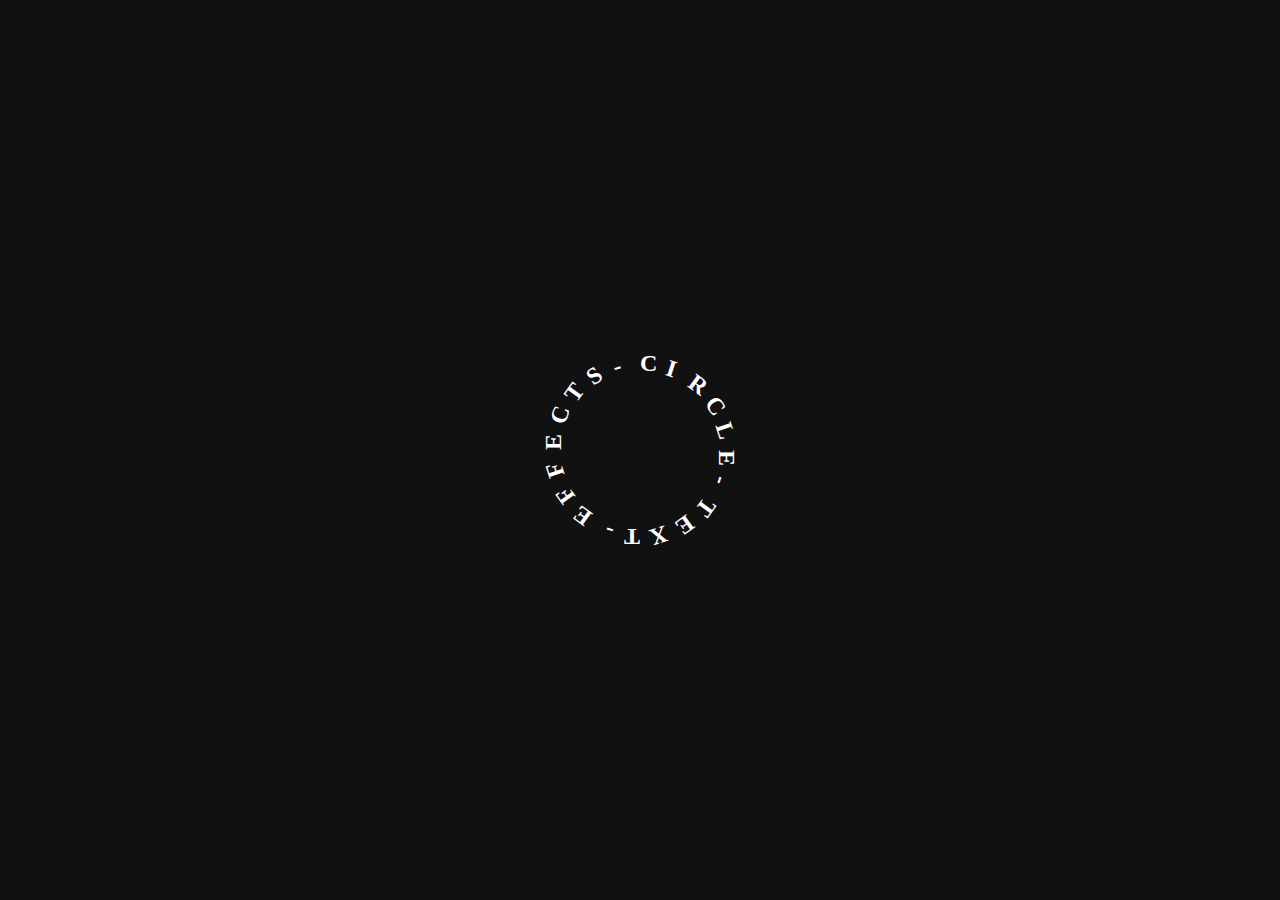
<file: Animated Circle Text Effects/index.html>
<!DOCTYPE html>
<html>
	<head>
		<title></title>
		<meta charset="utf-8">
		<meta name="viewport" content="width=device-width, initial-scale=1.0">
		<link rel="stylesheet" href="https://stackpath.bootstrapcdn.com/font-awesome/4.7.0/css/font-awesome.min.css" integrity="sha384-wvfXpqpZZVQGK6TAh5PVlGOfQNHSoD2xbE+QkPxCAFlNEevoEH3Sl0sibVcOQVnN" crossorigin="anonymous">
		<link rel="stylesheet" type="text/css" href="style.css">
	
	</head>
	<body>
		<section>
			<h2 class="text">Circle-Text-Effects-</h2>
		</section>
		<script type="text/javascript">
			const text = document.querySelector('.text');
			text.innerHTML = text.textContent.replace(/\S/g,"<span>$&</span>");

			const element = document.querySelectorAll('span');
			for(let i=0; i<element.length; i++){
				element[i].style.transform = "rotate("+i*18+"deg)"
			}

			document.addEventListener("mousemove", function(e)
			{
				text.style.left = e.pageX + 'px';
				text.style.top = e.pageY + 'px';
			})
		</script>
	</body>
</html>
</file>
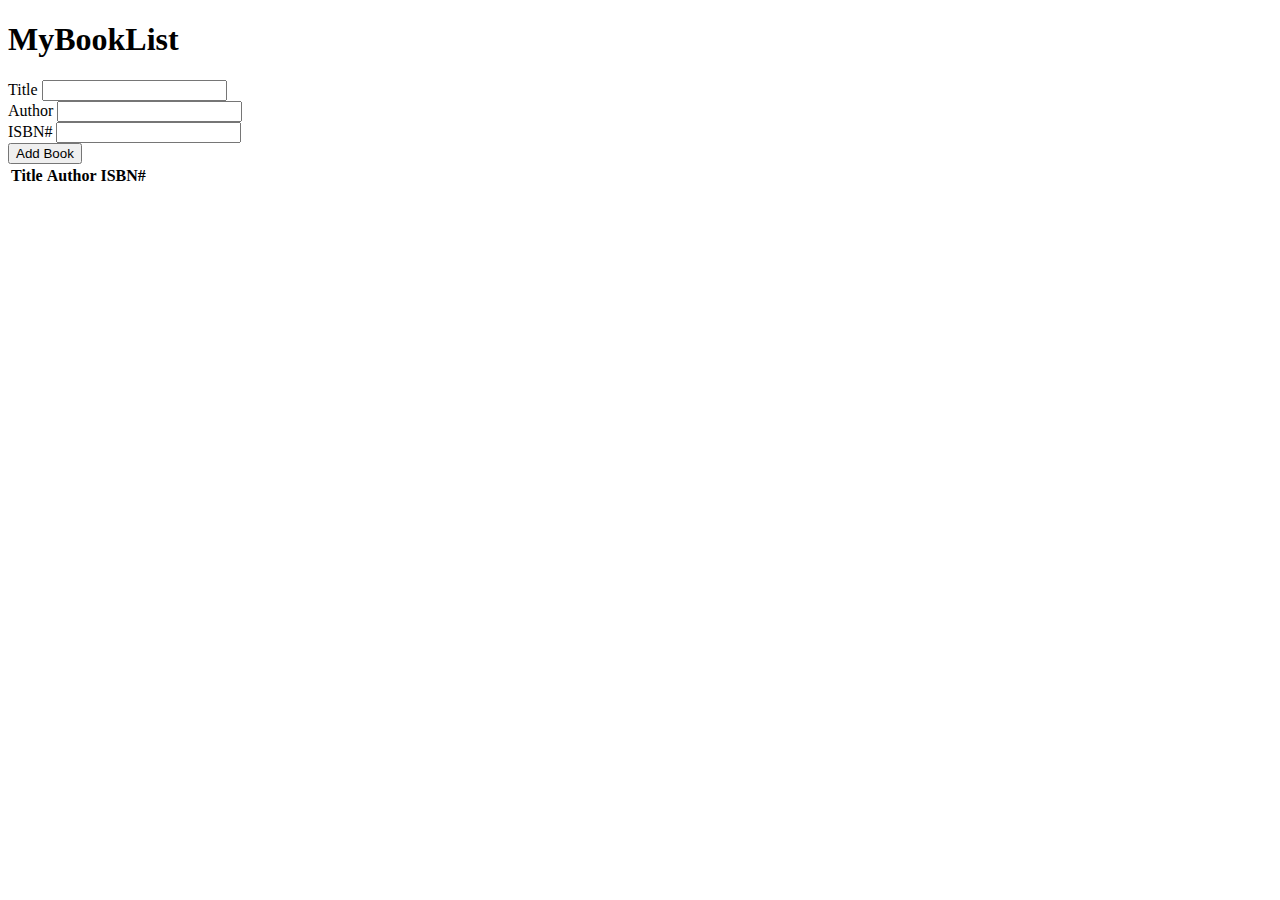
<file: Booklist/index.html>
<!DOCTYPE html>
<html lang="en">
  <head>
    <meta charset="UTF-8" />
    <meta http-equiv="X-UA-Compatible" content="IE=edge" />
    <meta name="viewport" content="width=device-width, initial-scale=1.0" />
    <title>My BookList App</title>
    <link rel="stylesheet" href="https://bootswatch.com/4/yeti/bootstrap.min.css" />
    <link rel="stylesheet" href="https://pro.fontawesome.com/releases/v5.10.0/css/all.css" integrity="sha384-AYmEC3Yw5cVb3ZcuHtOA93w35dYTsvhLPVnYs9eStHfGJvOvKxVfELGroGkvsg+p" crossorigin="anonymous" />
  </head>
  <body>
    <div class="container mt-4">
      <h1 class="display-4 text-center"><i class="fas fa-book-open text-primary"></i> My<span class="text-primary">Book</span>List</h1>
      <form id="book-form">
        <div class="form-group">
          <label for="title">Title</label>
          <input type="text" id="title" class="form-control" />
        </div>
        <div class="form-group">
          <label for="author">Author</label>
          <input type="text" id="author" class="form-control" />
        </div>
        <div class="form-group">
          <label for="isbn">ISBN#</label>
          <input type="text" id="isbn" class="form-control" />
        </div>
        <input type="submit" value="Add Book" class="btn btn-primary btn-block" />
      </form>
      <table class="table table-striped mt-5">
        <thead>
          <tr>
            <th>Title</th>
            <th>Author</th>
            <th>ISBN#</th>
            <th></th>
          </tr>
        </thead>
        <tbody id="book-list"></tbody>
      </table>
    </div>
    <script src="app.js"></script>
  </body>
</html>
</file>
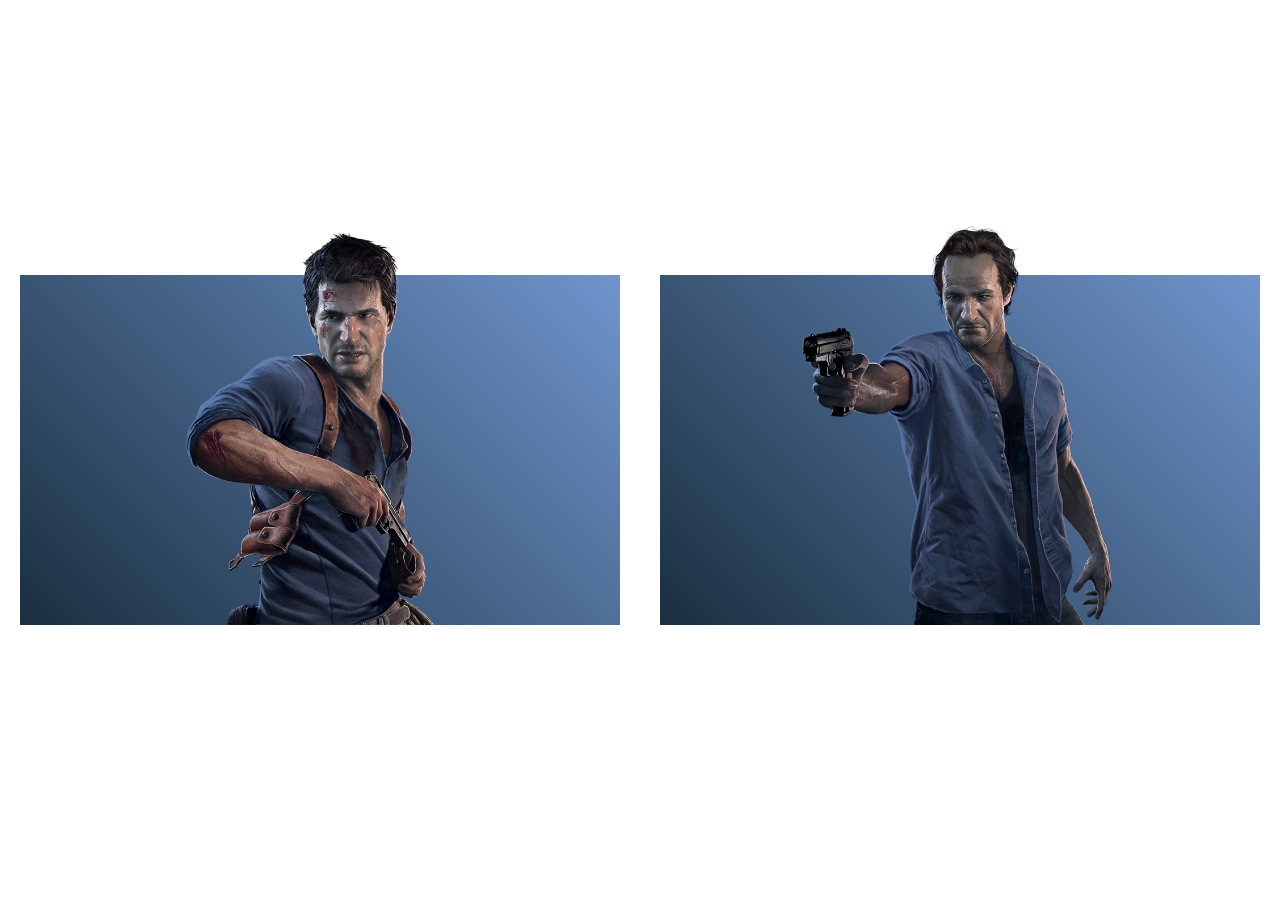
<file: CSS Responsive Card Hover Effects/index.html>
<!DOCTYPE html>
<html>
	<head>
		<title></title>
		<meta charset="utf-8">
		<meta name="viewport" content="width=device-width, initial-scale=1.0">
		<link rel="stylesheet" href="https://stackpath.bootstrapcdn.com/font-awesome/4.7.0/css/font-awesome.min.css" integrity="sha384-wvfXpqpZZVQGK6TAh5PVlGOfQNHSoD2xbE+QkPxCAFlNEevoEH3Sl0sibVcOQVnN" crossorigin="anonymous">
		<link rel="stylesheet" type="text/css" href="style.css">
	
	</head>
	<body>
		<div class="container">
			<div class="card">
				<div class="content">
					<h3>Nathan Drake</h3>
					<p>
						Lorem ipsum dolor sit amet, consectetur adipisicing elit, sed do eiusmod
				tempor incididunt ut labore et dolore magna aliqua.
					</p>
					<a href="#">Read More</a>
				</div>
				<img src="nathan.png">
			</div>
			<div class="card">
				<div class="content">
					<h3>sam Drake</h3>
					<p>
						Lorem ipsum dolor sit amet, consectetur adipisicing elit, sed do eiusmod
				tempor incididunt ut labore et dolore magna aliqua.
					</p>
					<a href="#">Read More</a>
				</div>
				<img src="sam.png">
			</div>
		</div>
		<script type="text/javascript"></script>
	</body>
</html>
</file>
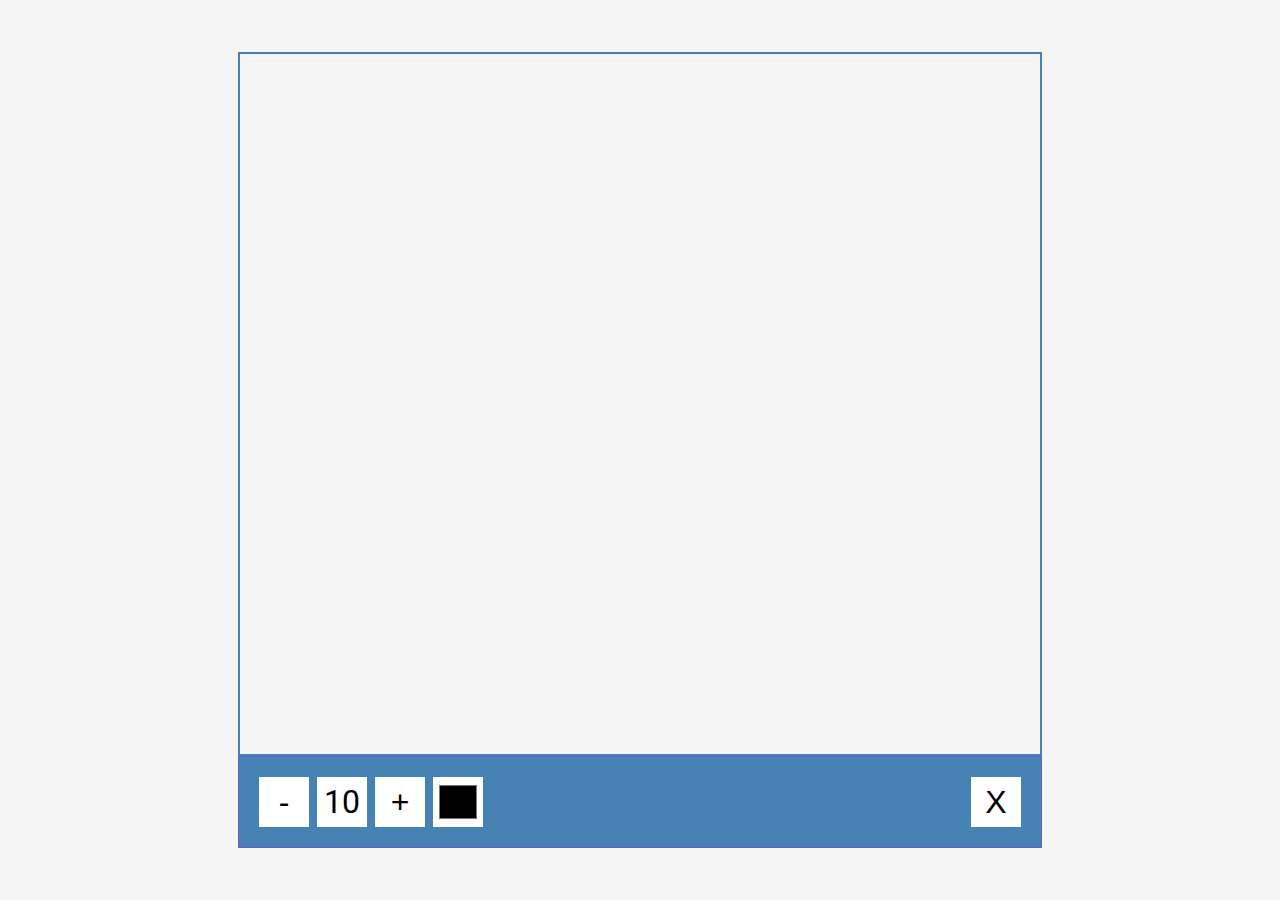
<file: Drawing App/index.html>
<!DOCTYPE html>
<html lang="en">
  <head>
    <meta charset="UTF-8" />
    <meta name="viewport" content="width=device-width, initial-scale=1.0" />
    <link rel="stylesheet" href="style.css" />
    <title>Drawing App</title>
  </head>
  <body>
    <canvas id="canvas" width="800" height="700"></canvas>
    <div class="toolbox">
      <button id="decrease">-</button>
      <span id="size">10</span>
      <button id="increase">+</button>
      <input type="color" id="color">
      <button id="clear">X</button>
    </div>

    <script>
    	const canvas = document.getElementById('canvas');
const increaseBtn = document.getElementById('increase');
const decreaseBtn = document.getElementById('decrease');
const sizeEL = document.getElementById('size');
const colorEl = document.getElementById('color');
const clearEl = document.getElementById('clear');

const ctx = canvas.getContext('2d');

let size = 10
let isPressed = false
colorEl.value = 'black'
let color = colorEl.value
let x
let y

canvas.addEventListener('mousedown', (e) => {
    isPressed = true

    x = e.offsetX
    y = e.offsetY
})

canvas.addEventListener('mouseup', (e) => {
    isPressed = false

    x = undefined
    y = undefined
})

canvas.addEventListener('mousemove', (e) => {
    if(isPressed) {
        const x2 = e.offsetX
        const y2 = e.offsetY

        drawCircle(x2, y2)
        drawLine(x, y, x2, y2)

        x = x2
        y = y2
    }
})

function drawCircle(x, y) {
    ctx.beginPath();
    ctx.arc(x, y, size, 0, Math.PI * 2)
    ctx.fillStyle = color
    ctx.fill()
}

function drawLine(x1, y1, x2, y2) {
    ctx.beginPath()
    ctx.moveTo(x1, y1)
    ctx.lineTo(x2, y2)
    ctx.strokeStyle = color
    ctx.lineWidth = size * 2
    ctx.stroke()
}

function updateSizeOnScreen() {
    sizeEL.innerText = size
}

increaseBtn.addEventListener('click', () => {
    size += 5

    if(size > 50) {
        size = 50
    }

    updateSizeOnScreen()
})

decreaseBtn.addEventListener('click', () => {
    size -= 5

    if(size < 5) {
        size = 5
    }

    updateSizeOnScreen()
})

colorEl.addEventListener('change', (e) => color = e.target.value)

clearEl.addEventListener('click', () => ctx.clearRect(0,0, canvas.width, canvas.height))
    </script>
  </body>
</html>
</file>
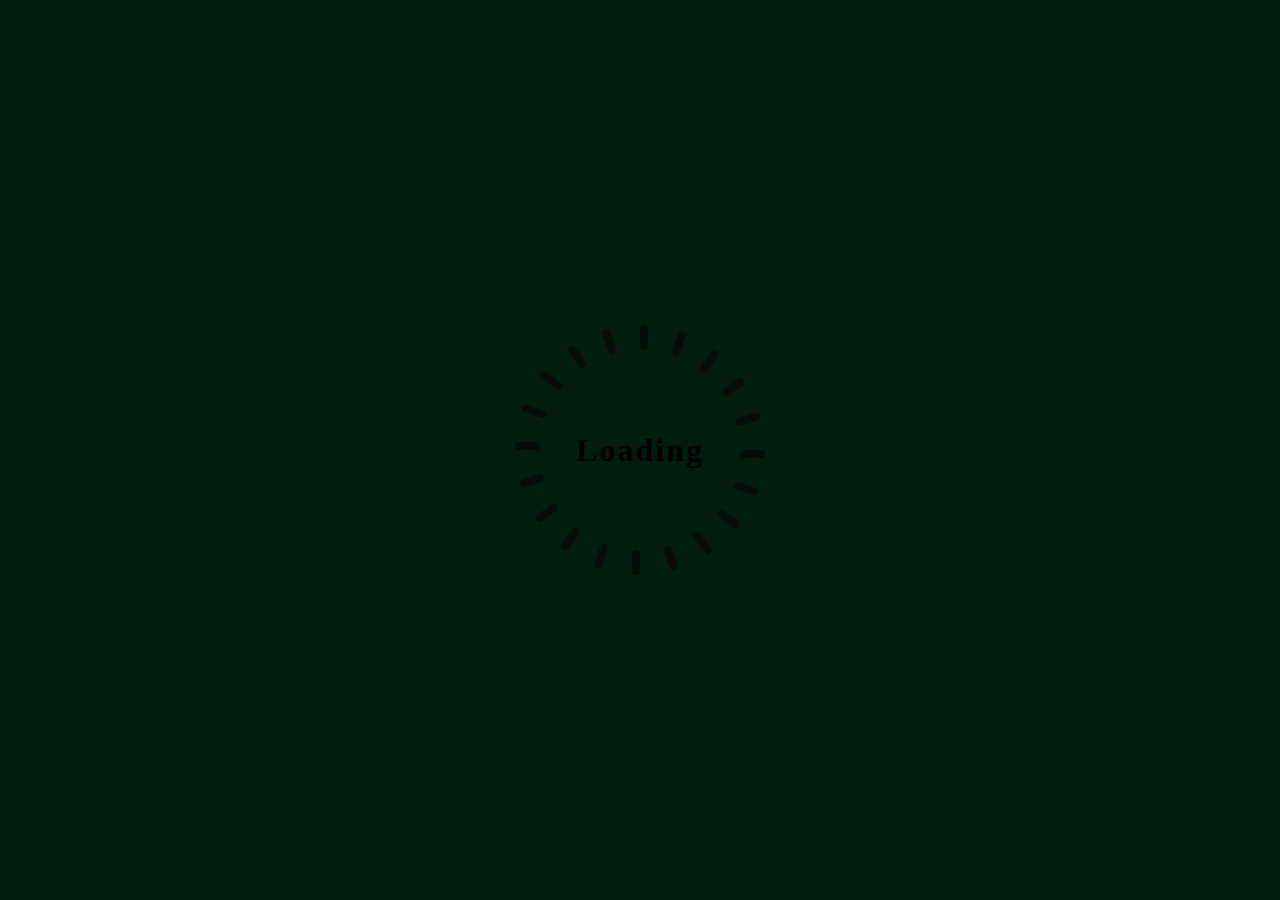
<file: Loading/index.html>
<!DOCTYPE html>
<html>
	<head>
		<title></title>
		<meta charset="utf-8">
		<meta name="viewport" content="width=device-width, initial-scale=1.0">
		<link rel="stylesheet" href="https://stackpath.bootstrapcdn.com/font-awesome/4.7.0/css/font-awesome.min.css" integrity="sha384-wvfXpqpZZVQGK6TAh5PVlGOfQNHSoD2xbE+QkPxCAFlNEevoEH3Sl0sibVcOQVnN" crossorigin="anonymous">
		<link rel="stylesheet" type="text/css" href="style.css">
	
	</head>
	<body>
		<section>
			<div class="loading">
				<div class="blocks" style="--i:1;"></div>
				<div class="blocks" style="--i:2;"></div>
				<div class="blocks" style="--i:3;"></div>
				<div class="blocks" style="--i:4;"></div>
				<div class="blocks" style="--i:5;"></div>
				<div class="blocks" style="--i:6;"></div>
				<div class="blocks" style="--i:7;"></div>
				<div class="blocks" style="--i:8;"></div>
				<div class="blocks" style="--i:9;"></div>
				<div class="blocks" style="--i:10;"></div>
				<div class="blocks" style="--i:11;"></div>
				<div class="blocks" style="--i:12;"></div>
				<div class="blocks" style="--i:13;"></div>
				<div class="blocks" style="--i:14;"></div>
				<div class="blocks" style="--i:15;"></div>
				<div class="blocks" style="--i:16;"></div>
				<div class="blocks" style="--i:17;"></div>
				<div class="blocks" style="--i:18;"></div>
				<div class="blocks" style="--i:19;"></div>
				<div class="blocks" style="--i:20;"></div>
				<h3>Loading</h3>
			</div>
		</section>
		<script type="text/javascript"></script>
	</body>
</html>
</file>
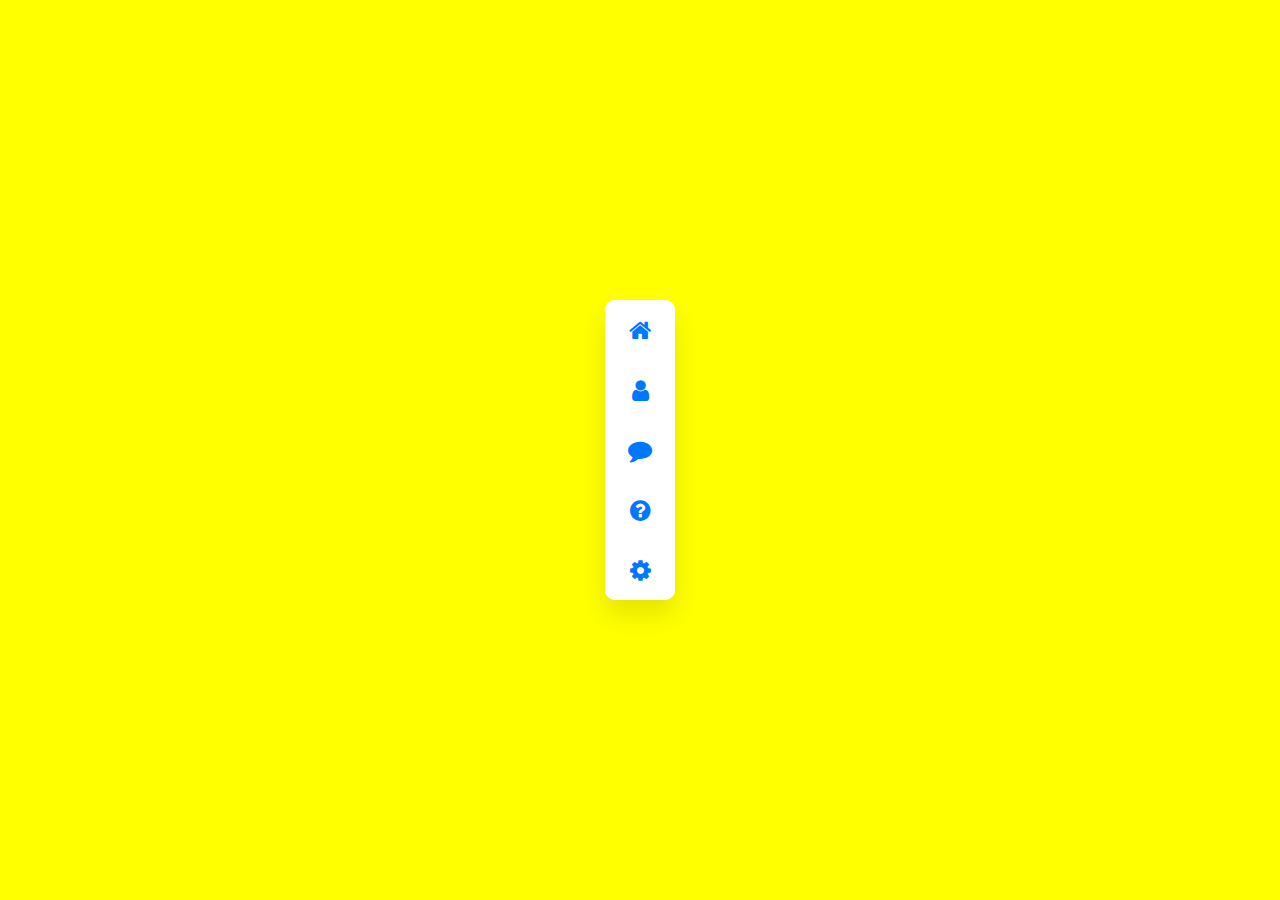
<file: Pure CSS Tooltip/index.html>
<!DOCTYPE html>
<html>
	<head>
		<title></title>
		<meta charset="utf-8">
		<meta name="viewport" content="width=device-width, initial-scale=1.0">
		<link rel="stylesheet" href="https://stackpath.bootstrapcdn.com/font-awesome/4.7.0/css/font-awesome.min.css" integrity="sha384-wvfXpqpZZVQGK6TAh5PVlGOfQNHSoD2xbE+QkPxCAFlNEevoEH3Sl0sibVcOQVnN" crossorigin="anonymous">
		<link rel="stylesheet" type="text/css" href="style.css">
	
	</head>
	<body>
		<div class="nav">
			<ul>
				<li>
					<a href="#">
						<span class="icon"><i class="fa fa-home" aria-hidden="true"></i></span>
						<span class="title">Home</span>
					</a>
				</li>
				<li>
					<a href="#">
						<span class="icon"><i class="fa fa-user" aria-hidden="true"></i></span>
						<span class="title">Profile</span>
					</a>
				</li>
				<li>
					<a href="#">
						<span class="icon"><i class="fa fa-comment" aria-hidden="true"></i></span>
						<span class="title">Message</span>
					</a>
				</li>
				<li>
					<a href="#">
						<span class="icon"><i class="fa fa-question-circle" aria-hidden="true"></i></span>
						<span class="title">Help</span>
					</a>
				</li>
				<li>
					<a href="#">
						<span class="icon"><i class="fa fa-cog" aria-hidden="true"></i></span>
						<span class="title">Setting</span>
					</a>
				</li>
			</ul>
		</div>
		<script type="text/javascript"></script>
	</body>
</html>
</file>
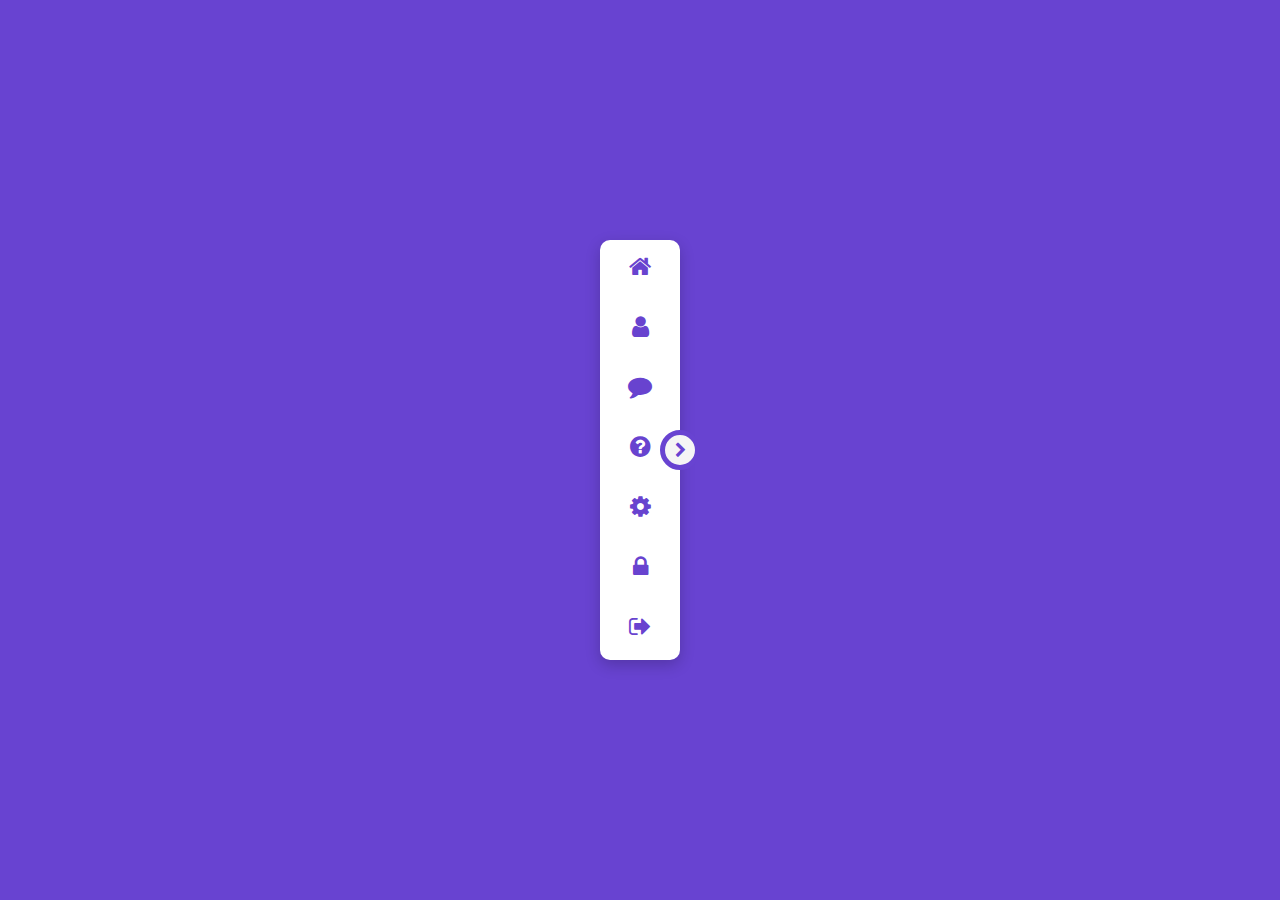
<file: Responsive Navigation Drawer/index.html>
<!DOCTYPE html>
<html>
	<head>
		<title></title>
		<meta charset="utf-8">
		<meta name="viewport" content="width=device-width, initial-scale=1.0">
		<link rel="stylesheet" href="https://stackpath.bootstrapcdn.com/font-awesome/4.7.0/css/font-awesome.min.css" integrity="sha384-wvfXpqpZZVQGK6TAh5PVlGOfQNHSoD2xbE+QkPxCAFlNEevoEH3Sl0sibVcOQVnN" crossorigin="anonymous">
		<link rel="stylesheet" type="text/css" href="style.css">
	
	</head>
	<body>
		<div class="container">
			<div class="nav">
				<ul>
					<li>
						<a href="#">
							<span class="icon"><i class="fa fa-home" aria-hidden="true"></i></span>
							<span class="title">Home</span>
						</a>
					</li>
					<li>
						<a href="#">
							<span class="icon"><i class="fa fa-user" aria-hidden="true"></i></span>
							<span class="title">Profile</span>
						</a>
					</li>
					<li>
						<a href="#">
							<span class="icon"><i class="fa fa-comment" aria-hidden="true"></i></span>
							<span class="title">Message</span>
						</a>
					</li>
					<li>
						<a href="#">
							<span class="icon"><i class="fa fa-question-circle" aria-hidden="true"></i></span>
							<span class="title">Help</span>
						</a>
					</li>
					<li>
						<a href="#">
							<span class="icon"><i class="fa fa-cog" aria-hidden="true"></i></span>
							<span class="title">Setting</span>
						</a>
					</li>
					<li>
						<a href="#">
							<span class="icon"><i class="fa fa-lock" aria-hidden="true"></i></span>
							<span class="title">Password</span>
						</a>
					</li>
					<li>
						<a href="#">
							<span class="icon"><i class="fa fa-sign-out" aria-hidden="true"></i></span>
							<span class="title">Sign Out</span>
						</a>
					</li>
				</ul>
			</div>
			<div class="toggle"></div>
		</div>
		<script type="text/javascript">
			const navigation = document.querySelector('.nav');
			document.querySelector('.toggle').onclick = function(){
				this.classList.toggle('active');
				navigation.classList.toggle('active');
			}
		</script>
	</body>
</html>
</file>
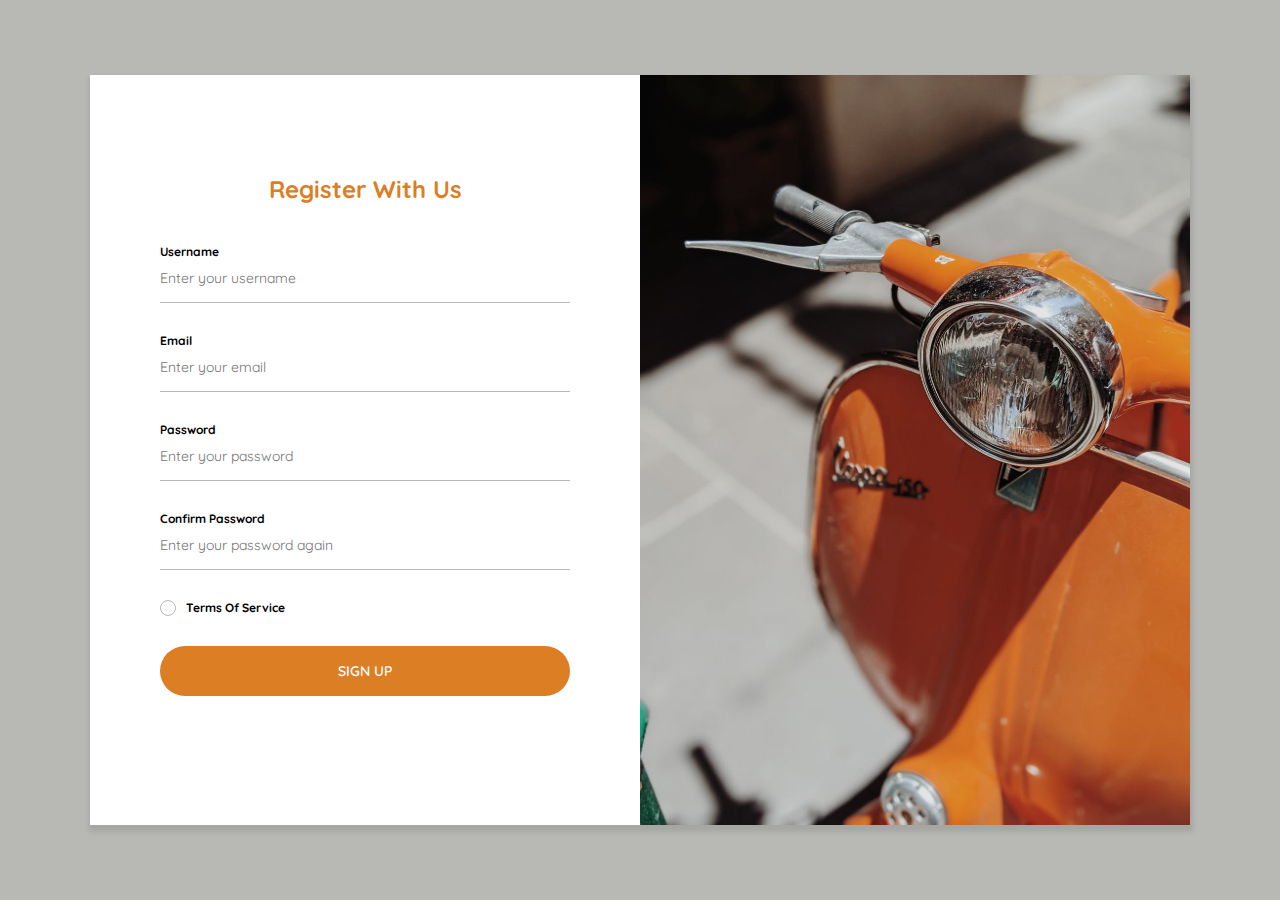
<file: Signup Form/index.html>
<html lang="en">
<head>
    <meta charset="UTF-8">
    <meta name="viewport" content="width=device-width, initial-scale=1.0">
    <link rel="preconnect" href="https://fonts.gstatic.com">
    <link href="https://fonts.googleapis.com/css2?family=Quicksand:wght@300;400;500;600;700&display=swap" rel="stylesheet">
    <link rel="stylesheet" href="style.css">
    <script defer src="script.js"></script>
    <title>Signup Form</title>
</head>
<body>
    <div class="container">
        <form action="#" class="form" id="form">
            <h3 class="form__heading">Register with us</h3>
            <div class="form__item form__item--text">
                <label for="username">Username</label>
                <input type="text" placeholder="Enter your username" id="username" class="form__input">
                <!-- &#10007; -->
                <div class="form__error hidden">Your username must be between 8 and 30 characters and has no white space</div>
            </div>
            <div class="form__item form__item--text">
                <label for="email">Email</label>
                <input type="email" placeholder="Enter your email" id="email" class="form__input">
                <!-- &#10007; -->
                <div class="form__error hidden">Please enter a valid email address</div>
            </div>
            <div class="form__item form__item--text">
                <label for="password">Password</label>
                <input type="password" placeholder="Enter your password" id="password" class="form__input">
                <!-- &#10007; -->
                <div class="form__error hidden">The password must be at least 8 characters, including one numerical character, one uppercase character</div>
            </div>
            <div class="form__item form__item--text">
                <label for="re-password">Confirm password</label>
                <input type="password" placeholder="Enter your password again" id="re-password" class="form__input">
                <!-- &#10007; -->
                <div class="form__error hidden">Password confirmation doesn't match</div>
            </div>
            <div class="form__item">
                <input type="checkbox" id="agreeterms" class="checkbox">
                <div class="form__checkbox">
                    <span class="form__checked hidden"></span>
                </div>
                <label for="agreeterms">Terms of service</label>
            </div>
            <div class="form__item">
                <input type="submit" value="Sign up" class="form__submit" id="submit">
            </div>
            <div class="form__success hidden">Thank for join with us!</div>
        </form>
        <div class="banner">
            <img src="img.jpeg" alt="login banner" class="banner__img">
        </div>
    </div> 
</body>
</html>
</file>
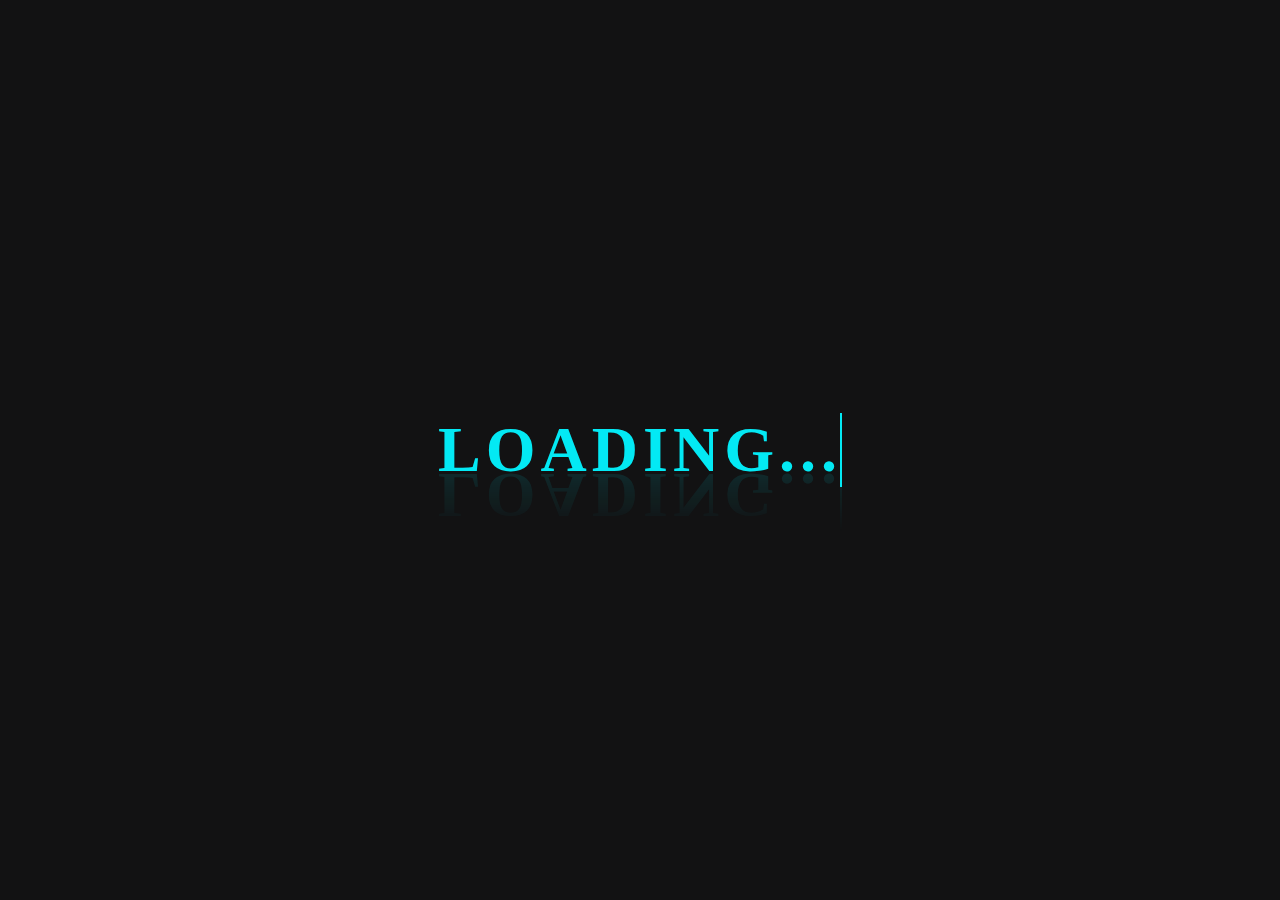
<file: Text Typing CSS Loading Animation/index.html>
<!DOCTYPE html>
<html lang="en">
<head>
	<meta charset="UTF-8">
	<meta name="viewport" content="width=device-width, initial-scale=1.0">
	<title>Text Typing CSS Loading Animation</title>
	<link rel="stylesheet" href="style.css">
</head>
<body>
	<div class="loader">
		<h2>Loading...</h2>
	</div>
</body>
</html>
</file>
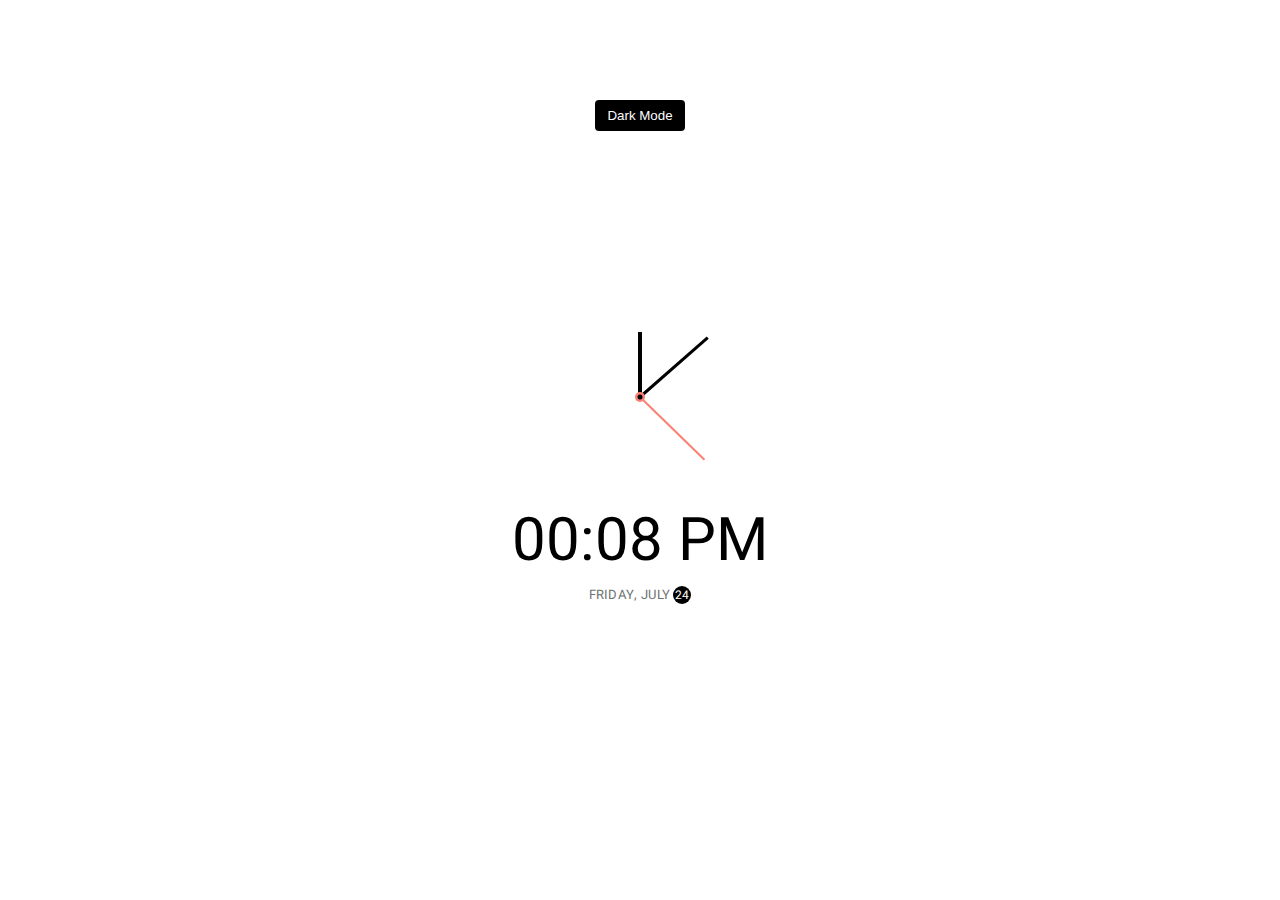
<file: Theme-clock/index.html>
<!DOCTYPE html>
<html lang="en">

<head>
    <meta charset="UTF-8">
    <meta name="viewport" content="width=device-width, initial-scale=1.0">
    <link rel="stylesheet" href="https://cdnjs.cloudflare.com/ajax/libs/font-awesome/5.15.2/css/all.min.css"
        integrity="sha512-HK5fgLBL+xu6dm/Ii3z4xhlSUyZgTT9tuc/hSrtw6uzJOvgRr2a9jyxxT1ely+B+xFAmJKVSTbpM/CuL7qxO8w=="
        crossorigin="anonymous" />
    <link rel="stylesheet" href="style.css">
    <title>Theme - Clock</title>
</head>

<body>
    <!-- Inspired by this dribbble shot https://dribbble.com/shots/5958443-Alarm-clock -->

    <button class="toggle">Dark Mode</button>
    <div class="clock-container">
        <div class="clock">
            <div class="niddle hour"></div>
            <div class="niddle minute"></div>
            <div class="niddle second"></div>
            <div class="center"></div>
        </div>
        <div class="time"></div>
        <div class="date"></div>
    </div>
    <script src="script.js"></script>
</body>

</html>
</file>
<file: Animated Circle Text Effects/style.css>
*
{
	margin: 0;
	padding: 0;	
	box-sizing: border-box;
	font-family: consolas;
}
section
{
	position: relative;
	min-height: 100vh;
	background: #111;
	display: flex;
	justify-content: center;
	align-items: center;
	overflow: hidden;
}
section .text
{
	position: absolute;
	color: #fff;
	font-size: 1.5em;
	user-select: none;
	pointer-events: none;
	animation: animate 7.5s linear infinite;
}
@keyframes animate
{
	0%
	{
		transform: rotate(0deg);
	}
	100%
	{
		transform: rotate(360deg);
	}
}
section .text span
{
	position: absolute;
	top: -100px;
	text-transform: uppercase;
	display: inline-block;
	transform-origin: 0 100px;
}
</file>
<file: CSS Responsive Card Hover Effects/style.css>
*
{
	margin: 0;
	padding: 0;	
	box-sizing: border-box;
	font-family: consolas;
}
body
{
	min-height: 100vh;
	display: flex;
	justify-content: center;
	align-items: center;
}
.container
{
	position: relative;
	display: flex;
	justify-content: center;
	align-items: center;
}
.container .card
{
	position: relative;
	width: 600px;
	height: 350px;
	margin: 20px;
	display: flex;
	transition: 0.5s;
	justify-content: flex-start;
	align-items: center;
	background: linear-gradient(45deg, #1a2f3f, #7095ce);
}
.container .card img
{
	position: absolute;
	bottom: 0;
	left: 50%;
	transform: translateX(-50%);
	height: 400px;
	transition: 0.5s;
}
.container .card:hover img
{
	left: 73%;
	height: 500px;
}
.container .card .content
{
	position: relative;
	width: 50%;
	left: 20%;
	padding: 20px 20px 20px 40px;
	opacity: 0;
	visibility: hidden;
	transition: 0.5s;
}
.container .card:hover .content
{
	left: 0;
	opacity: 1;
	visibility: visible;
}
.container .card .content h2
{
	color: #fff;
	text-transform: uppercase;
	font-size: 2.2em;
	line-height: 1em;
}
.container .card .content p
{
	color: #fff;
}
.container .card .content a
{
	position: relative;
	color: #111;
	background: #fff;
	display: inline-block;
	padding: 10px 20px;
	margin-top: 10px;
	text-decoration: none;
	font-weight: 700;
}
@media(max-width:991px)
{
	.container .card
	{
		width: auto;
		max-width: 600px;
		align-items: flex-start;
	}
	.container .card:hover
	{
		height: 600px;
	}
	.container .card:hover img
	{
		left: 50%;
		height: 350px;
	}
	.container .card .content
	{
		width: 100%;
		left: 0;
		padding: 40px;
	}
}

@media(max-width:767px)
{
	.container
	{
		flex-direction: column;
	}
	.container .card
	{
		margin: 40px 20px;
	}
}
@media(max-width:420px)
{
	.container .card .content
	{
		padding: 30px;
	}
	.container .card:hover img
	{
		height: 300px;
	}
}
</file>
<file: Drawing App/style.css>
@import url('https://fonts.googleapis.com/css2?family=Roboto:wght@400;700&display=swap');

* {
  box-sizing: border-box;
}

body {
  background-color: #f5f5f5;
  font-family: 'Roboto', sans-serif;
  display: flex;
  flex-direction: column;
  align-items: center;
  justify-content: center;
  height: 100vh;
  margin: 0;
}

canvas {
  border: 2px solid steelblue;
}

.toolbox {
  background-color: steelblue;
  border: 1px solid slateblue;
  display: flex;
  width: 804px;
  padding: 1rem;
}

.toolbox > * {
  background-color: #fff;
  border: none;
  display: inline-flex;
  align-items: center;
  justify-content: center;
  font-size: 2rem;
  height: 50px;
  width: 50px;
  margin: 0.25rem;
  padding: 0.25rem;
  cursor: pointer;
}

.toolbox > *:last-child {
  margin-left: auto;
}
</file>
<file: Loading/style.css>
*
{
	margin: 0;
	padding: 0;	
	box-sizing: border-box;
	font-family: consolas;
}
section
{
	/*position: relative;*/
	min-height: 100vh;
	background: #001d10;
	display: flex;
	justify-content: center;
	align-items: center;
	animation: animateBack 10s linear infinite;
}
@keyframes animateBack
{
	0%
	{
		filter: hue-rotate(0deg);
	}
	100%
	{
		filter: hue-rotate(360deg);
	}
}
.loading
{
	position: relative;
	width: 250px;
	height: 250px;
}
.loading .blocks
{
	position: absolute;
	width: 8px;
	height: 25px;
	background: #050c09;
	left: 50%;
	border-radius: 8px;
	transform: rotate(calc(18deg * var(--i)));
	transform-origin: 0 125px;
	animation: animateLoad 1.9s ease-in-out infinite;
	animation-delay: calc(0.05s * var(--i));
}
@keyframes animateLoad
{
	0%,50%
	{
		background: #050c09;
		box-shadow: none;
	}
	50.1%,100%
	{
		background: #0f0;
		box-shadow: 0 0 5px #0f0,
					0 0 15px #0f0,
					0 0 30px #0f0, 
					0 0 60px #0f0, 
					0 0 90px #0f0;
	}
}
h3
{
	position: absolute;
	top: 50%;
	left: 50%;
	transform: translate(-50%,-50%);
	font-size: 2em;
	letter-spacing: 2px;
	animation: animateText 1.9s ease-in-out infinite;
	animation-delay: -1s;
}
@keyframes animateText
{
	0%,50%
	{
		color: #050c09;
		text-shadow: none;
	}
	50.1%,100%
	{
		color: #0f0;
		text-shadow: 0 0 5px #0f0,
					0 0 15px #0f0;
	}
}
</file>
<file: Pure CSS Tooltip/style.css>
*
{
	margin: 0;
	padding: 0;	
	box-sizing: border-box;
	font-family: consolas;
}
body
{
	/*position: relative;*/
	min-height: 100vh;
	background: #ff0;
	display: flex;
	justify-content: center;
	align-items: center;
}
.nav
{
	position: relative;
	width: 70px;
	height: 300px;
	background: #fff;
	border-radius: 10px;
	box-shadow: 0 15px 25px rgba(0,0,0,0.1);
}
.nav ul
{
	position: absolute;
	top: 0;
	left: 0;
	width: 100%;
}
.nav ul li
{
	position: relative;
	list-style: none;
	border-radius: 10px;
	width: 70px;
	height: 60px;
	border: 4px solid #fff;
	box-sizing: border-box;
}
.nav ul li:hover
{
	background: #0077ff;
}
.nav ul li a
{
	position: relative;
	display: flex;
	justify-content: center;
	align-items: center;
	width: 100%;
	text-decoration: none;
	color: #0077ff;
	font-weight: 500;
}
.nav ul li a .icon
{
	position: relative;
	display: block;
	line-height: 60px;
	text-align: center;
}
.nav ul li a .icon .fa
{
	font-size: 24px;
}
.nav ul li:hover a .icon
{
	color: #fff;
}
.nav ul li a .title
{
	position: absolute;
	left: 70px;
	display: block;
	background: #fff;
	width: auto;
	padding: 5px 10px;
	transform: translateY(-15%) translateX(0px);
	border-radius: 6px;
	box-shadow: 0 5px 15px rgba(0,0,0,0.1);
	visibility: hidden;
	opacity: 0;
	transition: .5s;
} 
.nav ul li:hover a .title
 {
 	transform: translateY(-15%) translateX(10px);
	visibility: visible;
	opacity: 1;
 }
.nav ul li a .title::before
{
	content: '';
	position: absolute;
	top: 48%;
	left: -8px;
	width: 12px;
	height: 12px;
	background: #fff;
	transform: rotate(45deg) translateY(-50%);
	border-radius: 2px;
}
</file>
<file: Responsive Navigation Drawer/style.css>
*
{
	margin: 0;
	padding: 0;	
	box-sizing: border-box;
	font-family: consolas;
}
body
{
	min-height: 100vh;
	background: #6843d1;
	display: flex;
	justify-content: center;
	align-items: center;
}
.container
{
	position: relative;
}
.container .nav
{
	position: relative;
	width: 80px;
	height: 420px;
	background: #fff;
	border-radius: 10px;
	overflow: hidden;
	box-shadow: 0 5px 15px rgba(0,0,0,0.2);
	transition: 0.5s;
}
.container .nav.active
{
	width: 300px;
}
.container .nav ul
{
	position: absolute;
	top: 0;
	left: 0;
	width: 100%;
}
.container .nav ul li 
{
	position: relative;
	list-style: none;
	width: 100%; 
}
.container .nav ul li:hover
{
	background: #efefef;
}
.container .nav ul li a
{
	position: relative;
	display: block;
	width: 100%;
	display: flex;
	text-decoration: none;
	color: #6843cf;
	font-weight: 500;
}
.container .nav ul li a .icon
{
	position: relative;
	display: block;
	min-width: 80px;
	height: 60px;
	line-height: 60px;
	text-align: center;
}
.container .nav ul li a .icon .fa
{
	font-size: 24px;
}
.container .nav ul li a .title
{
	position: relative;
	display: block;
	height: 60px;
	line-height: 60px;
	white-space: nowrap;
}
.toggle
{
	position: absolute;
	top: calc(50% - 20px);
	right: -20px;
	width: 40px;
	height: 40px;
	background: #f5f5f5;
	cursor: pointer;
	border: 5px solid #6843d1;
	border-radius: 50%;
}
.toggle::before
{
	content: '\f054';
	font-family: fontAwesome;
	position: absolute;
	width: 100%;
	height: 100%;
	line-height: 30px;
	text-align: center;
	font-size: 16px;
	color: #6843d1;
}
.toggle.active::before
{
	content: '\f053';

}
</file>
<file: Signup Form/style.css>
*,
*::before,
*::after {
    box-sizing: border-box;
    margin: 0;
    padding: 0;
}

html {
    font-size: 62.5%;
    box-sizing: border-box;
}

body {
    font-family: 'Quicksand', sans-serif;
    height: 100vh;
    background: #b8b9b5;
    display: flex;
    align-items: center;
    justify-content: center;
}

input,
input:focus {
    border: none;
    outline: none;
    background: transparent;
    font-family: 'Quicksand', sans-serif;
}

input:invalid {
    border-bottom: 1px solid tomato;
}

.container {
    width: 110rem;
    height: 75rem;
    margin: 0 auto;
    display: flex;
    justify-content: center;
    align-items: center;
    background: #ffffff;
    box-shadow: 1px 5px 5px 2px rgba(0,0,0,0.1);
}

@media only screen and (max-width: 1200px) {
    .container {
        width: 50rem;
        background-image: linear-gradient(to bottom, rgba(255, 255, 255, 0.98), rgba(255, 255, 255, 0.95)), url('./img.jpeg');
        background-position: center;
        background-size: cover;
    }
}


@media only screen and (max-width: 600px) {
    .container {
        width: 90%;
        height: 70rem;
    }
}

.hidden {
    display: none;
}

.form,
.banner {
    width: 50%;
}


@media only screen and (max-width: 1200px) {
    .form {
        width: 100%;
    }
}


.form {
    padding: 8rem 7rem;
}

@media only screen and (max-width: 600px) {
    .form {
        padding: 5rem 4rem;
    }
}

.form__heading {
    text-align: center;
    font-size: 2.4rem;
    font-weight: 700;
    text-transform: capitalize;
    color: #dc7e24;
    margin-bottom: 4rem;
}

.form__item {
    display: flex;
    
}

.form__item--text {
    flex-direction: column;
}

.form__item:not(:last-child) {
    margin-bottom: 3rem;
}

.form__item label {
    font-size: 1.2rem;
    font-weight: 700;
    text-transform: capitalize;
}

.form__item--text > *:first-child {
    margin-bottom: 1rem;
}

.form__input,
.form__input:focus {
    font-size: 1.4rem;
    font-weight: 400;
    font-family: inherit;
    padding-bottom: 1.5rem;
    border: none;
    border-bottom: 1px solid #b8b9b5;
    display: flex;
    align-items: center;
    justify-content: space-between;
}

.form__input--valid,
.form__input--valid:focus {
    border-bottom: 1px solid #00a0aa;
}

.form__input--invalid,
.form__input--invalid:focus {
    border-bottom: 1px solid tomato;
}

.checkbox {
    display: none;
 }

.form__checkbox {
    width: 1.6rem;
    height: 1.6rem;
    border: 1px solid #b8b9b5;
    border-radius: 50%;
    position: relative;
    margin-right: 1rem;
}

.form__checked {
    content: '';
    position: absolute;
    z-index: 1;
    top: 50%;
    left: 50%;
    transform: translate(-50%, -50%);
    width: 1rem;
    height: 1rem;
    border-radius: 50%;
    background: #dc7e24;
    transition: all 0.2s;
}

.form__submit,
.form__submit:active,
.form__submit:focus {
    width: 100%;
    height: 5rem;
    border-radius: 2.5rem;
    background: #dc7e24;
    color: #ffffff;
    font-size: 1.4rem;
    font-weight: 600;
    text-transform: uppercase;
    cursor: pointer;
}

.form__error {
    margin-top: 0.5rem;
    color: tomato;
    font-size: 1.1rem;
    transition: all 0.2s;
}

.banner {
    width: 50%;
    height: 100%;
    object-fit: cover;
    overflow: hidden;
}


@media only screen and (max-width: 1200px) {
    .banner {
        display: none;
    }
}

.banner__img {
    width: 100%;
    min-height: 100%;
}

::placeholder,
::-webkit-input-placeholder {
    font-family: inherit;
}

.form__success {
    font-size: 1.3rem;
    color: #dc7e24;
    text-align: center;
    font-weight: 500;
}
</file>
<file: Text Typing CSS Loading Animation/style.css>
*{
	margin: 0;
	padding: 0;
	box-sizing: border-box;
	font-family: consolas;
}

body{
	display: flex;
	justify-content: center;
	align-items: center;
	min-height: 100vh;
	background: #121213;
}

.loader{
	position: relative;
	-webkit-box-reflect: below -29px linear-gradient(transparent, #0002);
}

.loader:after{
	content: '';
	position: absolute;
	top: 0;
	right: 0;
	width: 2px;
	height: 100%;
	background: #03e9f4;
	animation: animate 0.8s steps(8) infinite;
}

@keyframes animate {
	0%,75%{
		opacity: 1;
	}

	76%,100%{
		opacity: 0;
	}
}

.loader h2{
	position: relative;
	color: #03e9f4;
	letter-spacing: 5px;
	font-size: 4em;
	text-transform: uppercase;
	animation: typing 8s steps(10) infinite;
	overflow: hidden;
}

@keyframes typing{
	0%,90%,100%{
		width: 0;
	}

	30%,60%{
		width: 400px;
	}
}
</file>
<file: Theme-clock/style.css>
@import url('https://fonts.googleapis.com/css?family=Heebo&display=swap');

:root {
    --primary-color: #000;
    --secondary-color: #fff;
    --border-clr:rgb(27, 53, 92);
    --glass-bg-color: rgb(218, 247, 241);
}

html.dark {
    --primary-color: #fff;
    --secondary-color: #000;
}

html {
    transition: all 0.4s;
}

html.dark {
    background-color: #111;
    color: var(--primary-color);
    transition: all 0.4s;
}


* {
    box-sizing: border-box;
}

body {
    font-family: 'Heebo', sans-serif;
    display: flex;
    flex-direction: column;
    align-items: center;
    justify-content: center;
    height: 100vh;
    overflow: hidden;
    margin: 0;
}

.toggle {
    background-color: var(--primary-color);
    color: var(--secondary-color);
    border: 0;
    border-radius: 4px;
    padding: 8px 12px;
    position: absolute;
    top: 100px;
}

.toggle:focus {
    outline: none;
}

.clock-container {
    display: flex;
    flex-direction: column;
    align-items: center;
    justify-content: space-between;
}

.clock {
    /* background-color: rgb(230, 245, 208); */
    position: relative;
    width: 200px;
    height: 200px;
}

.niddle {
    background-color: var(--primary-color);
    position: absolute;
    top: 50%;
    left: 50%;
    height: 65px;
    width: 3px;
    transform-origin: bottom center;
    transform: translate(-50%, -100%);
    transition: all 0.5s ease;
}

.niddle.hour {
    /* transform: translate(-50%, -100%) rotate(0deg); */
    width: 4px;
}

.niddle.minute {
    /* transform: translate(-50%, -100%) rotate(0deg); */
    height: 90px;
}

.niddle.second {
    /* transform: translate(-50%, -100%) rotate(0deg); */
    width: 2px;
    height: 90px;
    background-color:salmon;
}

.center {
    position:absolute;
    top: 50%;
    left: 50%;
    width:10px;
    height: 10px;
    border-radius: 50%;
    background-color: salmon;
    transform: translate(-50%, -50%);
}

.center::after {
    content: "";
    position:absolute;
    top: 50%;
    left: 50%;
    width:5px;
    height: 5px;
    border-radius: 50%;
    background-color: var(--primary-color);
    transform: translate(-50%, -50%);
}

.time {
    font-size: 60px;
}

.date {
    color:rgb(109, 114, 113);
    text-transform: uppercase;
    letter-spacing: 0.3px;
    font-size: 13px;
}

.date .circle {
    background-color: var(--primary-color);
    color: var(--secondary-color);
    border-radius: 50%;
    width: 18px;
    height: 18px;
    display: inline-flex;
    align-items: center;
    justify-content: center;
    line-height: 18px;
    transition: all 0.4s ease-in; 
    font-size: 12px;
}
</file>
